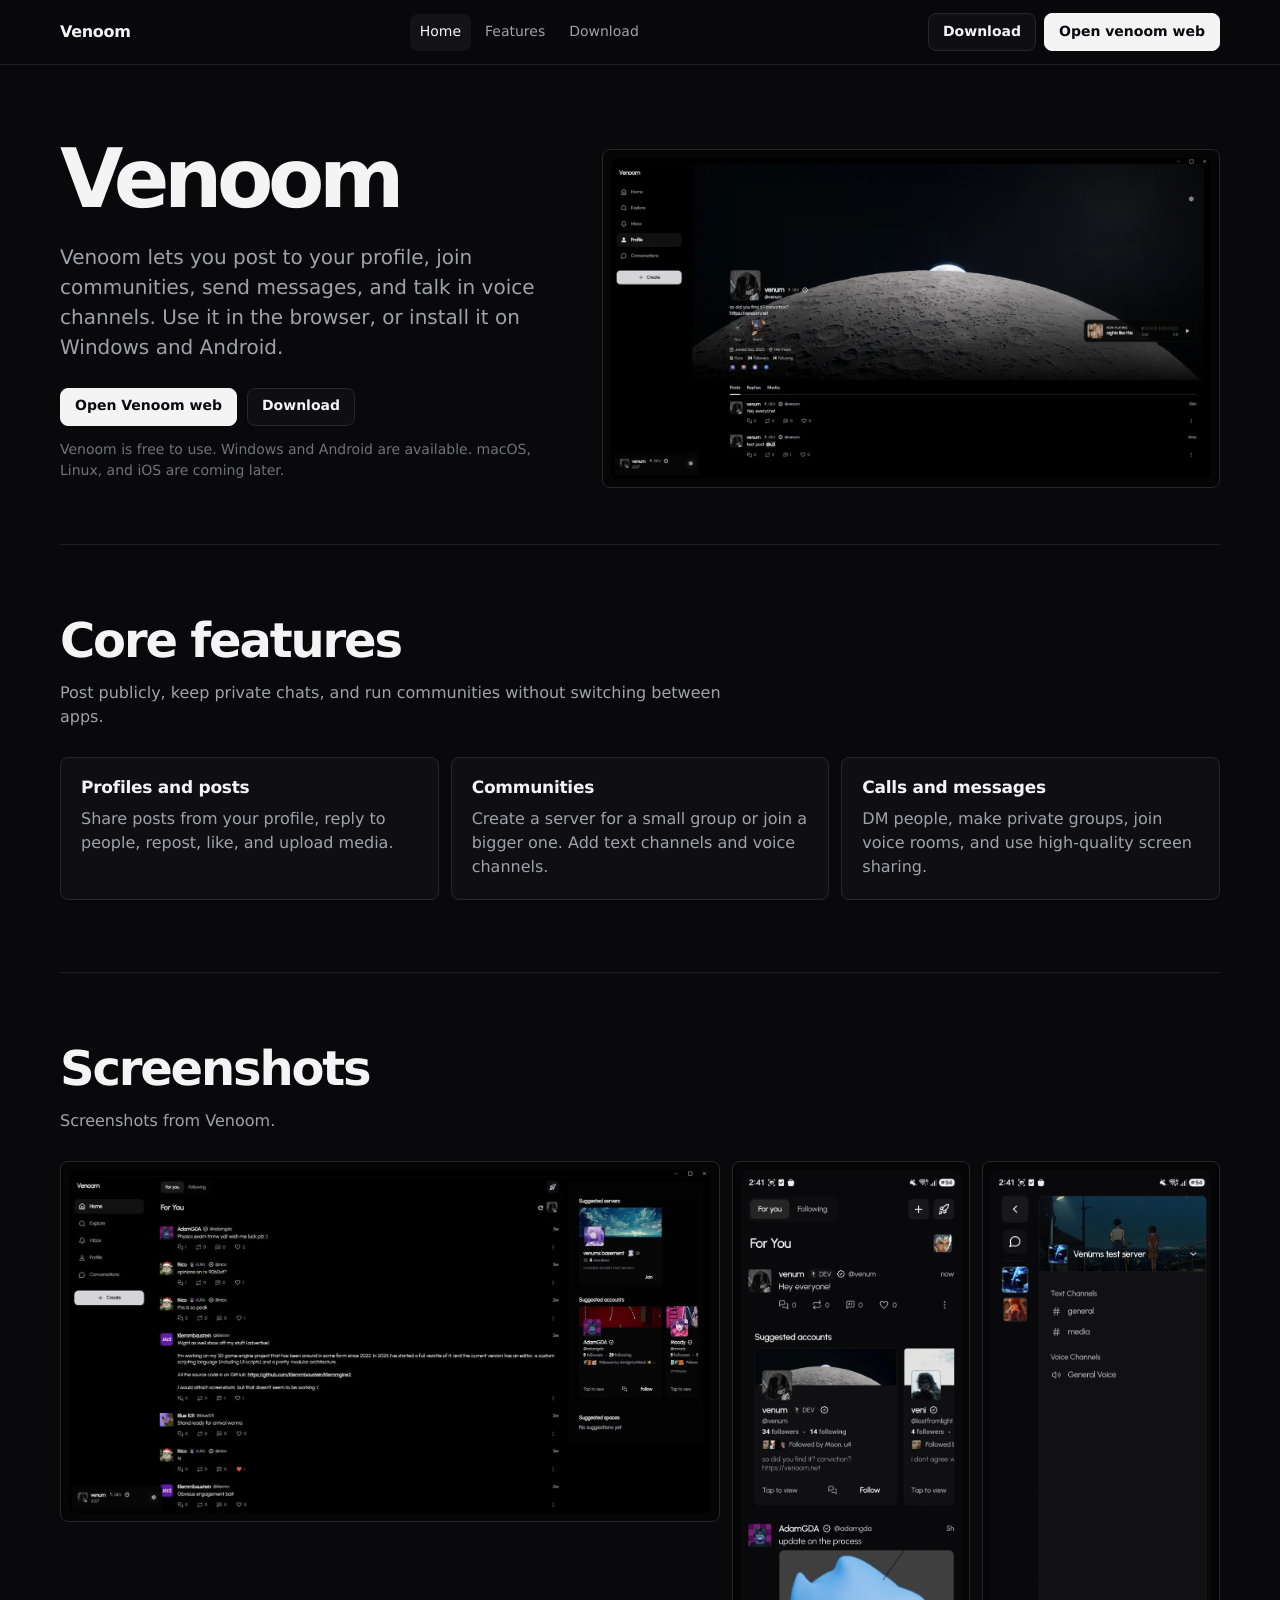
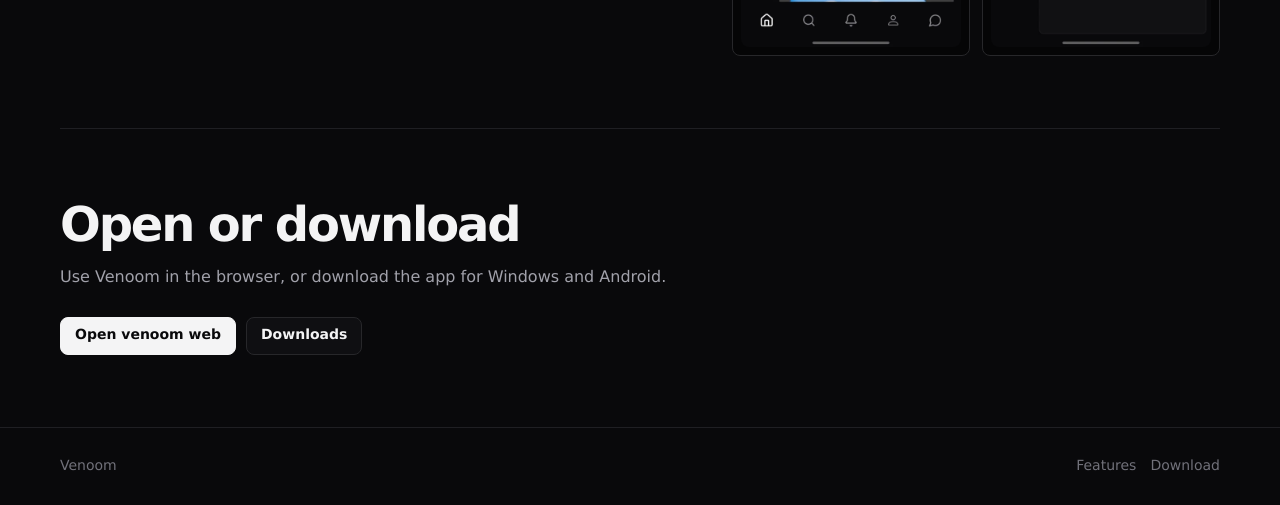
<file: index.html>
<!doctype html>
<html lang="en">
  <head>
    <meta charset="utf-8" />
    <meta name="viewport" content="width=device-width, initial-scale=1" />
    <title>Venoom</title>
    <meta name="description" content="Venoom is a social app for posts, communities, DMs, and voice chat." />
    <link rel="stylesheet" href="css/styles.css" />
  </head>
  <body>
    <header class="site-header">
      <nav class="nav" aria-label="Main navigation">
        <a class="brand" href="index.html">Venoom</a>
        <div class="nav-links">
          <a class="active" href="index.html">Home</a>
          <a href="features.html">Features</a>
          <a href="download.html">Download</a>
        </div>
        <div class="nav-actions">
          <a class="button" href="download.html">Download</a>
          <a class="button primary" target="_blank" href="https://venoom.net">Open venoom web</a>
        </div>
      </nav>
    </header>

    <main class="main">
      <section class="hero">
        <div class="hero-copy">
          <h1>Venoom</h1>
          <p class="lede">Venoom lets you post to your profile, join communities, send messages, and talk in voice channels. Use it in the browser, or install it on Windows and Android.</p>
          <div class="hero-actions">
            <a class="button primary" target="_blank" href="https://venoom.net">Open Venoom web</a>
            <a class="button" href="download.html">Download</a>
          </div>
          <p class="note">Venoom is free to use. Windows and Android are available. macOS, Linux, and iOS are coming later.</p>
        </div>
        <div class="screen">
          <img src="assets/profile-desktop.webp" alt="Venoom profile page on desktop" />
        </div>
      </section>

      <section class="section">
        <div class="section-header">
          <h2>Core features</h2>
          <p>Post publicly, keep private chats, and run communities without switching between apps.</p>
        </div>
        <div class="grid-3">
          <article class="card">
            <h3>Profiles and posts</h3>
            <p>Share posts from your profile, reply to people, repost, like, and upload media.</p>
          </article>
          <article class="card">
            <h3>Communities</h3>
            <p>Create a server for a small group or join a bigger one. Add text channels and voice channels.</p>
          </article>
          <article class="card">
            <h3>Calls and messages</h3>
            <p>DM people, make private groups, join voice rooms, and use high-quality screen sharing.</p>
          </article>
        </div>
      </section>

      <section class="section">
        <div class="section-header">
          <h2>Screenshots</h2>
          <p>Screenshots from Venoom.</p>
        </div>
        <div class="screenshot-grid">
          <div class="screen">
            <img src="assets/feed-desktop.webp" alt="Venoom desktop feed" />
          </div>
          <div class="mobile-pair">
            <div class="screen">
              <img src="assets/feed-mobile.webp" alt="Venoom mobile feed" />
            </div>
            <div class="screen">
              <img src="assets/server-mobile.webp" alt="Venoom mobile server screen" />
            </div>
          </div>
        </div>
      </section>

      <section class="section">
        <div class="section-header">
          <h2>Open or download</h2>
          <p>Use Venoom in the browser, or download the app for Windows and Android.</p>
        </div>
        <div class="section-actions">
          <a class="button primary" target="_blank" href="https://venoom.net">Open venoom web</a>
          <a class="button" href="download.html">Downloads</a>
        </div>
      </section>
    </main>

    <footer class="footer">
      <div class="footer-inner">
        <span>Venoom</span>
        <div class="footer-links">
          <a href="features.html">Features</a>
          <a href="download.html">Download</a>
        </div>
      </div>
    </footer>
  </body>
</html>
</file>
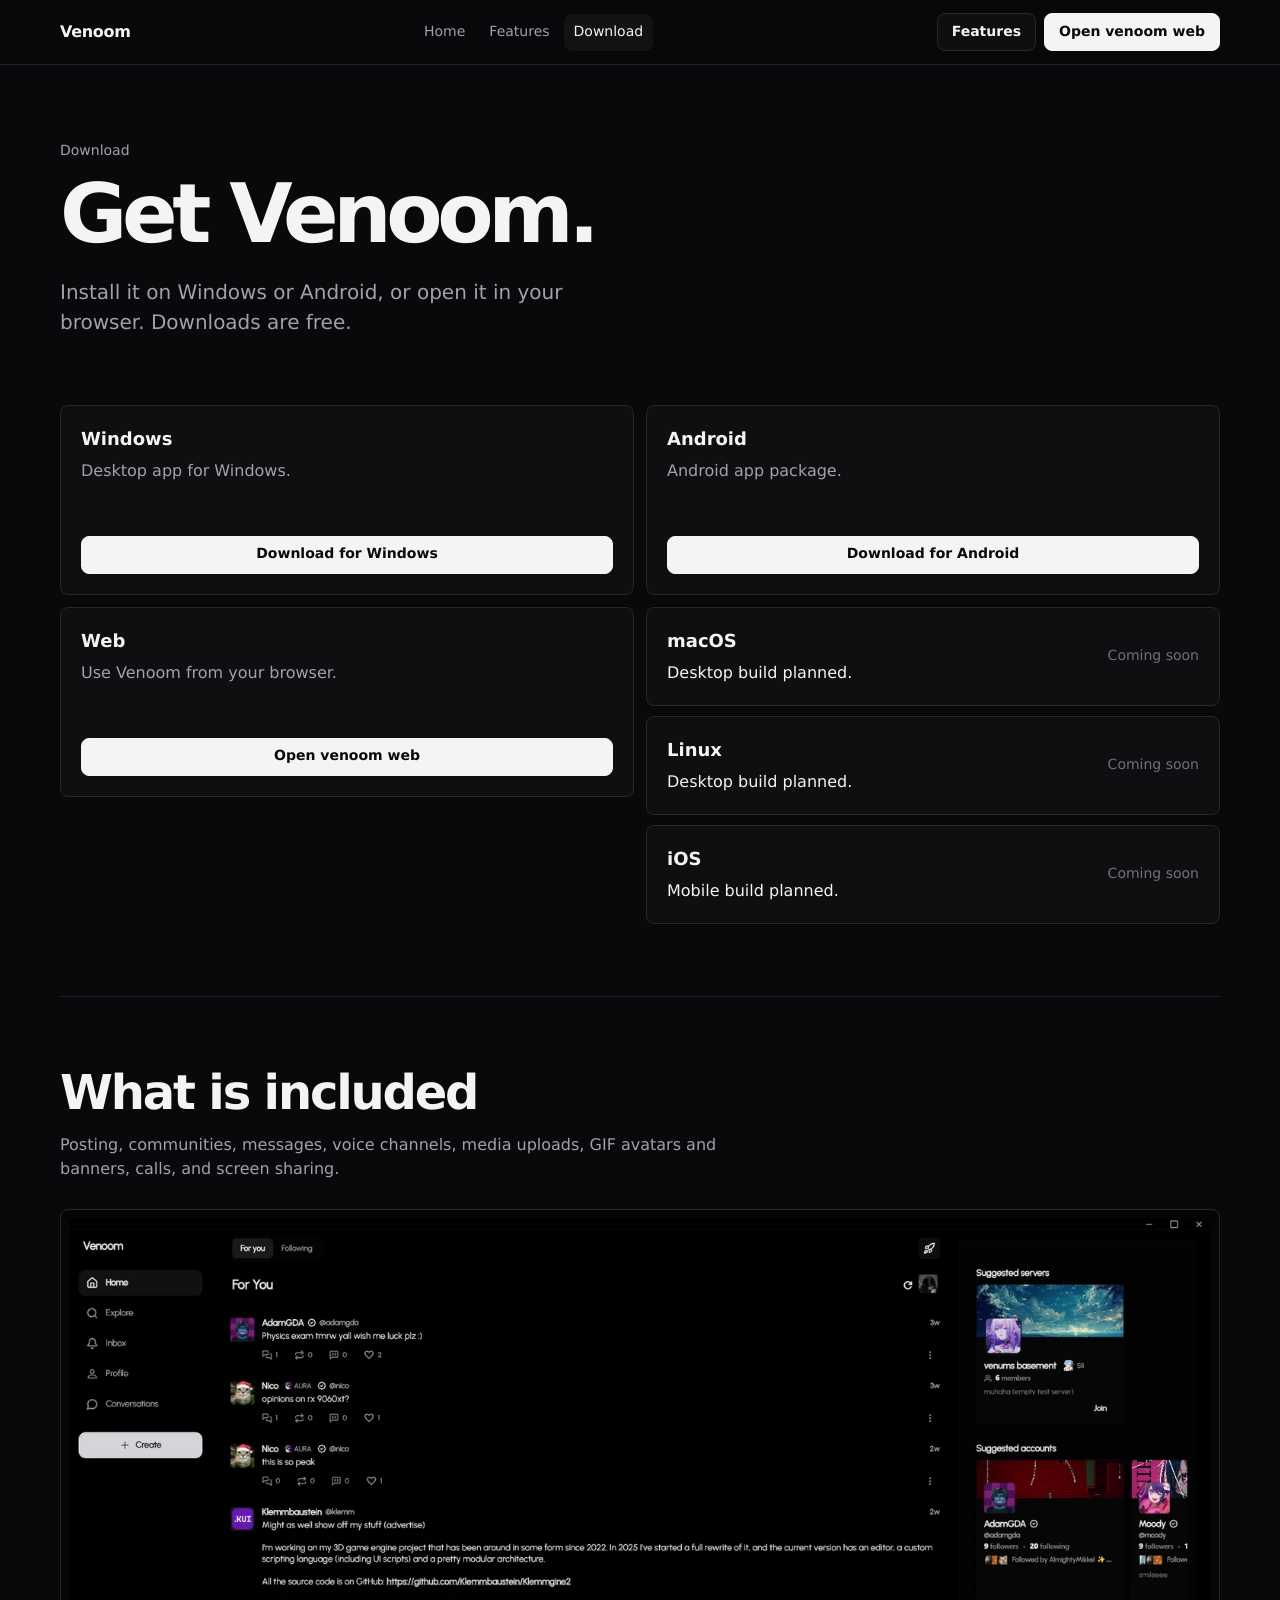
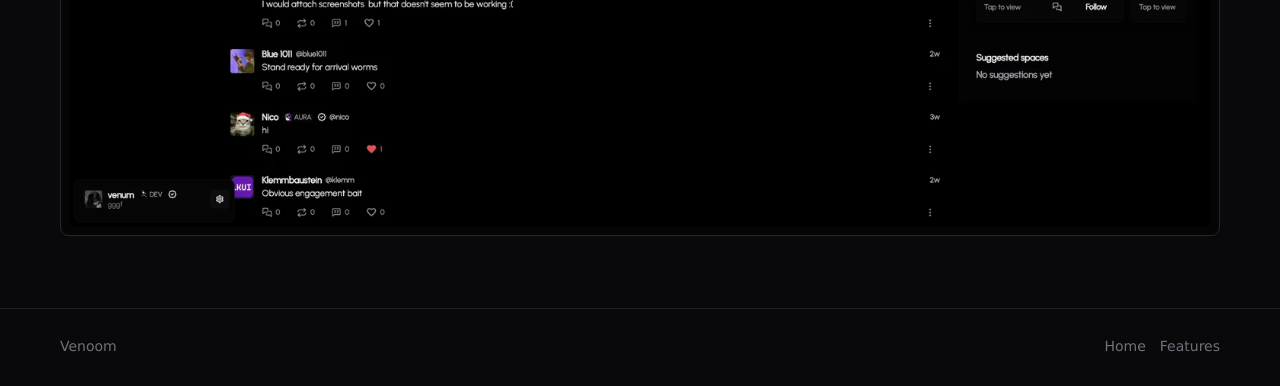
<file: download.html>
<!doctype html>
<html lang="en">
  <head>
    <meta charset="utf-8" />
    <meta name="viewport" content="width=device-width, initial-scale=1" />
    <title>Download — Venoom</title>
    <meta name="description" content="Download Venoom for Windows and Android, or open the web app." />
    <link rel="stylesheet" href="css/styles.css" />
  </head>
  <body>
    <header class="site-header">
      <nav class="nav" aria-label="Main navigation">
        <a class="brand" href="index.html">Venoom</a>
        <div class="nav-links">
          <a href="index.html">Home</a>
          <a href="features.html">Features</a>
          <a class="active" href="download.html">Download</a>
        </div>
        <div class="nav-actions">
          <a class="button" href="features.html">Features</a>
          <a class="button primary" target="_blank" href="https://venoom.net">Open venoom web</a>
        </div>
      </nav>
    </header>

    <main class="main">
      <section class="page-head">
        <p class="eyebrow">Download</p>
        <h1>Get Venoom.</h1>
        <p class="lede">Install it on Windows or Android, or open it in your browser. Downloads are free.</p>
      </section>

      <section class="download-layout" aria-label="Download options">
        <article class="download-card">
          <div>
            <strong>Windows</strong>
            <p>Desktop app for Windows.</p>
          </div>
          <a class="button primary" target="_blank" href="https://github.com/drvnm/venoom-releases/releases">Download for Windows</a>
        </article>

        <article class="download-card">
          <div>
            <strong>Android</strong>
            <p>Android app package.</p>
          </div>
          <a class="button primary" target="_blank" href="https://github.com/drvnm/venoom-releases/releases">Download for Android</a>
        </article>

        <article class="download-card">
          <div>
            <strong>Web</strong>
            <p>Use Venoom from your browser.</p>
          </div>
          <a class="button primary" target="_blank" href="https://venoom.net">Open venoom web</a>
        </article>

        <div class="platform-list">
          <article class="status-card">
            <div>
              <strong>macOS</strong>
              <p>Desktop build planned.</p>
            </div>
            <span>Coming soon</span>
          </article>
          <article class="status-card">
            <div>
              <strong>Linux</strong>
              <p>Desktop build planned.</p>
            </div>
            <span>Coming soon</span>
          </article>
          <article class="status-card">
            <div>
              <strong>iOS</strong>
              <p>Mobile build planned.</p>
            </div>
            <span>Coming soon</span>
          </article>
        </div>
      </section>

      <section class="section">
        <div class="section-header">
          <h2>What is included</h2>
          <p>Posting, communities, messages, voice channels, media uploads, GIF avatars and banners, calls, and screen sharing.</p>
        </div>
        <div class="screen">
          <img src="assets/feed-desktop.webp" alt="Venoom desktop feed" />
        </div>
      </section>
    </main>

    <footer class="footer">
      <div class="footer-inner">
        <span>Venoom</span>
        <div class="footer-links">
          <a href="index.html">Home</a>
          <a href="features.html">Features</a>
        </div>
      </div>
    </footer>
  </body>
</html>
</file>
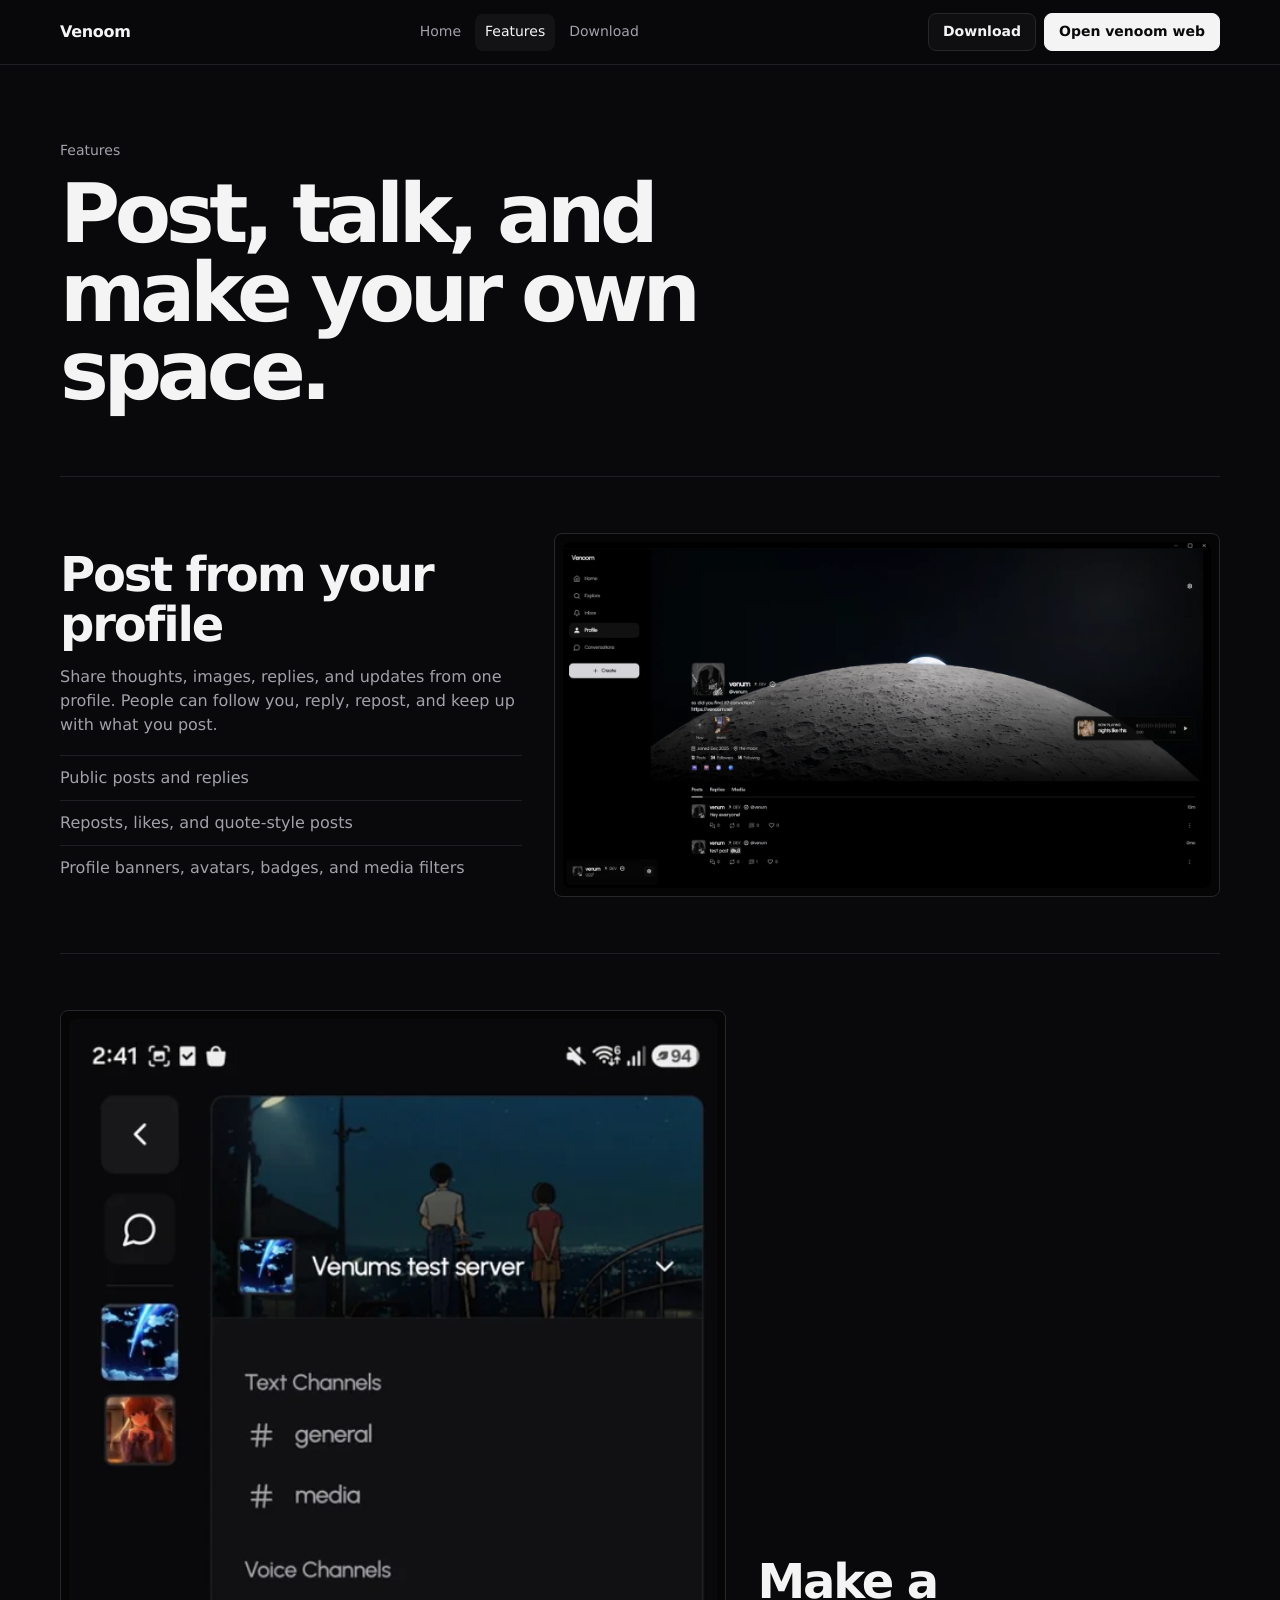
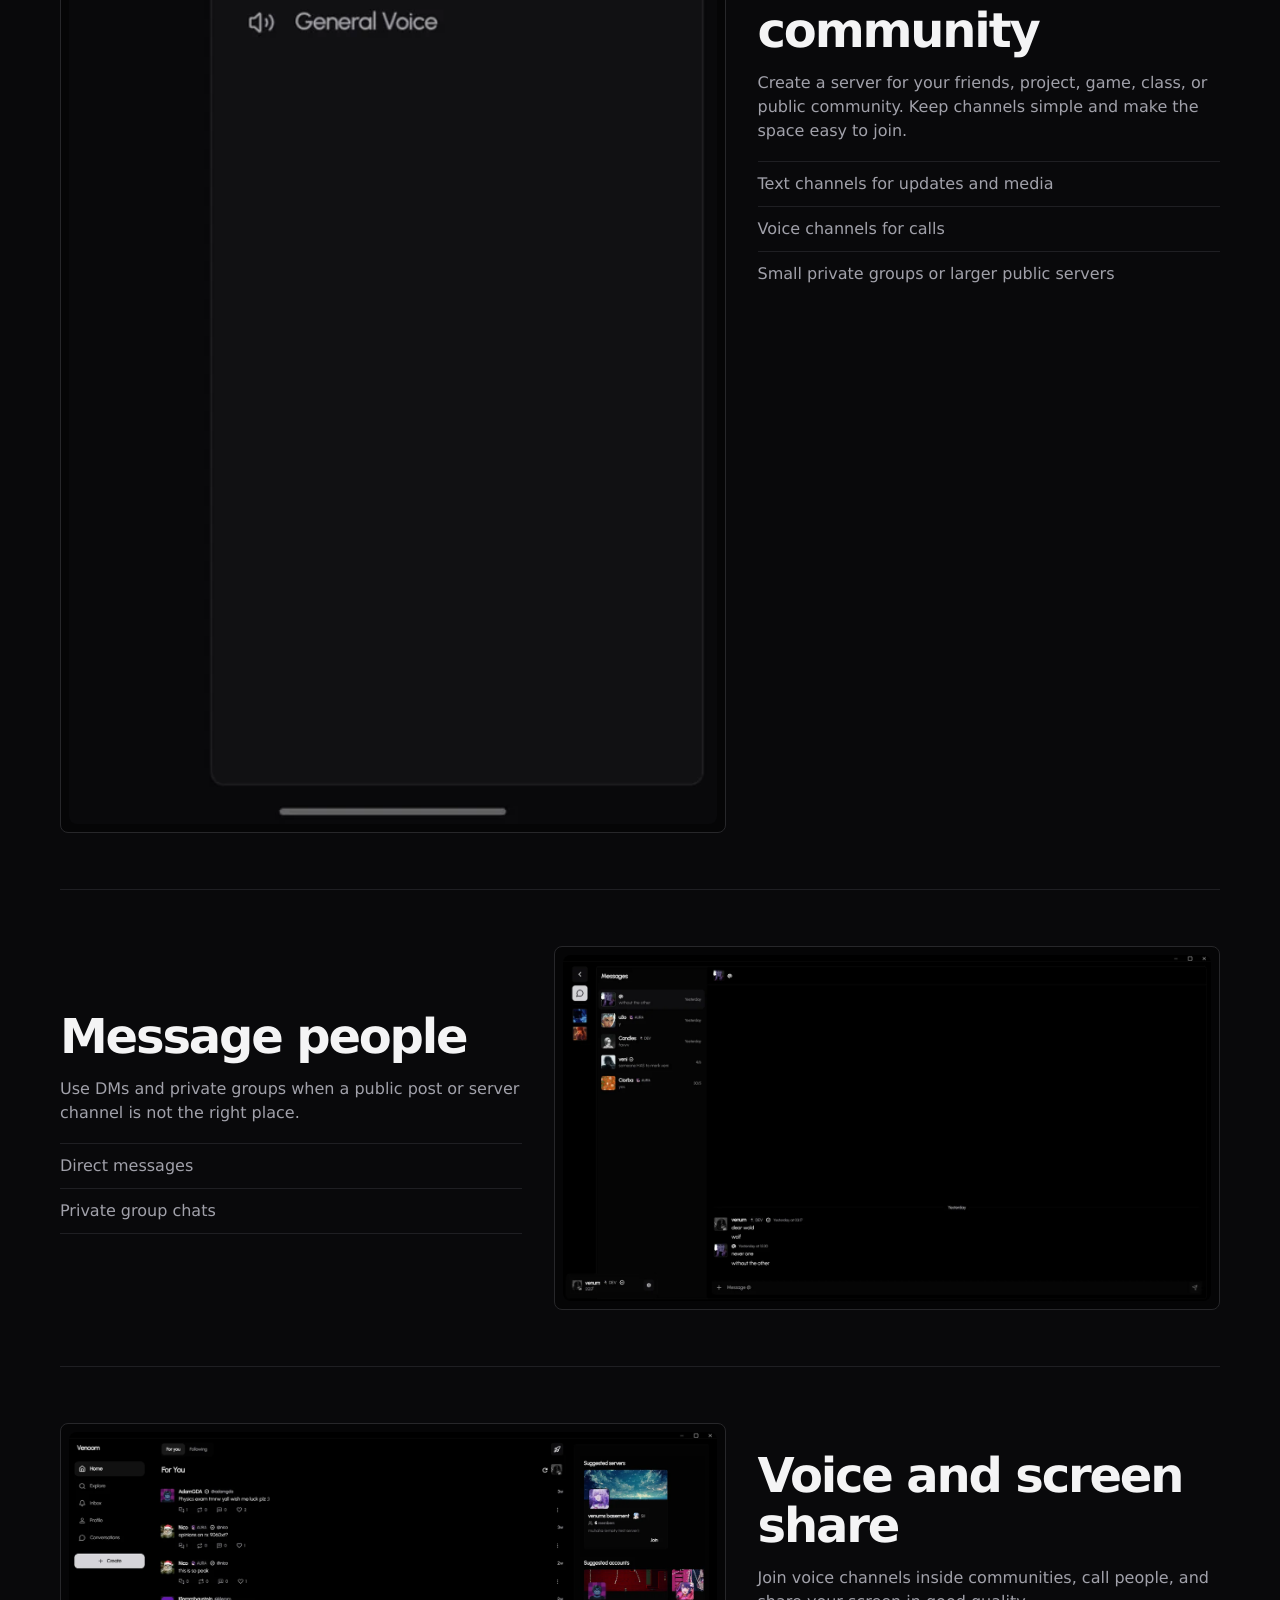
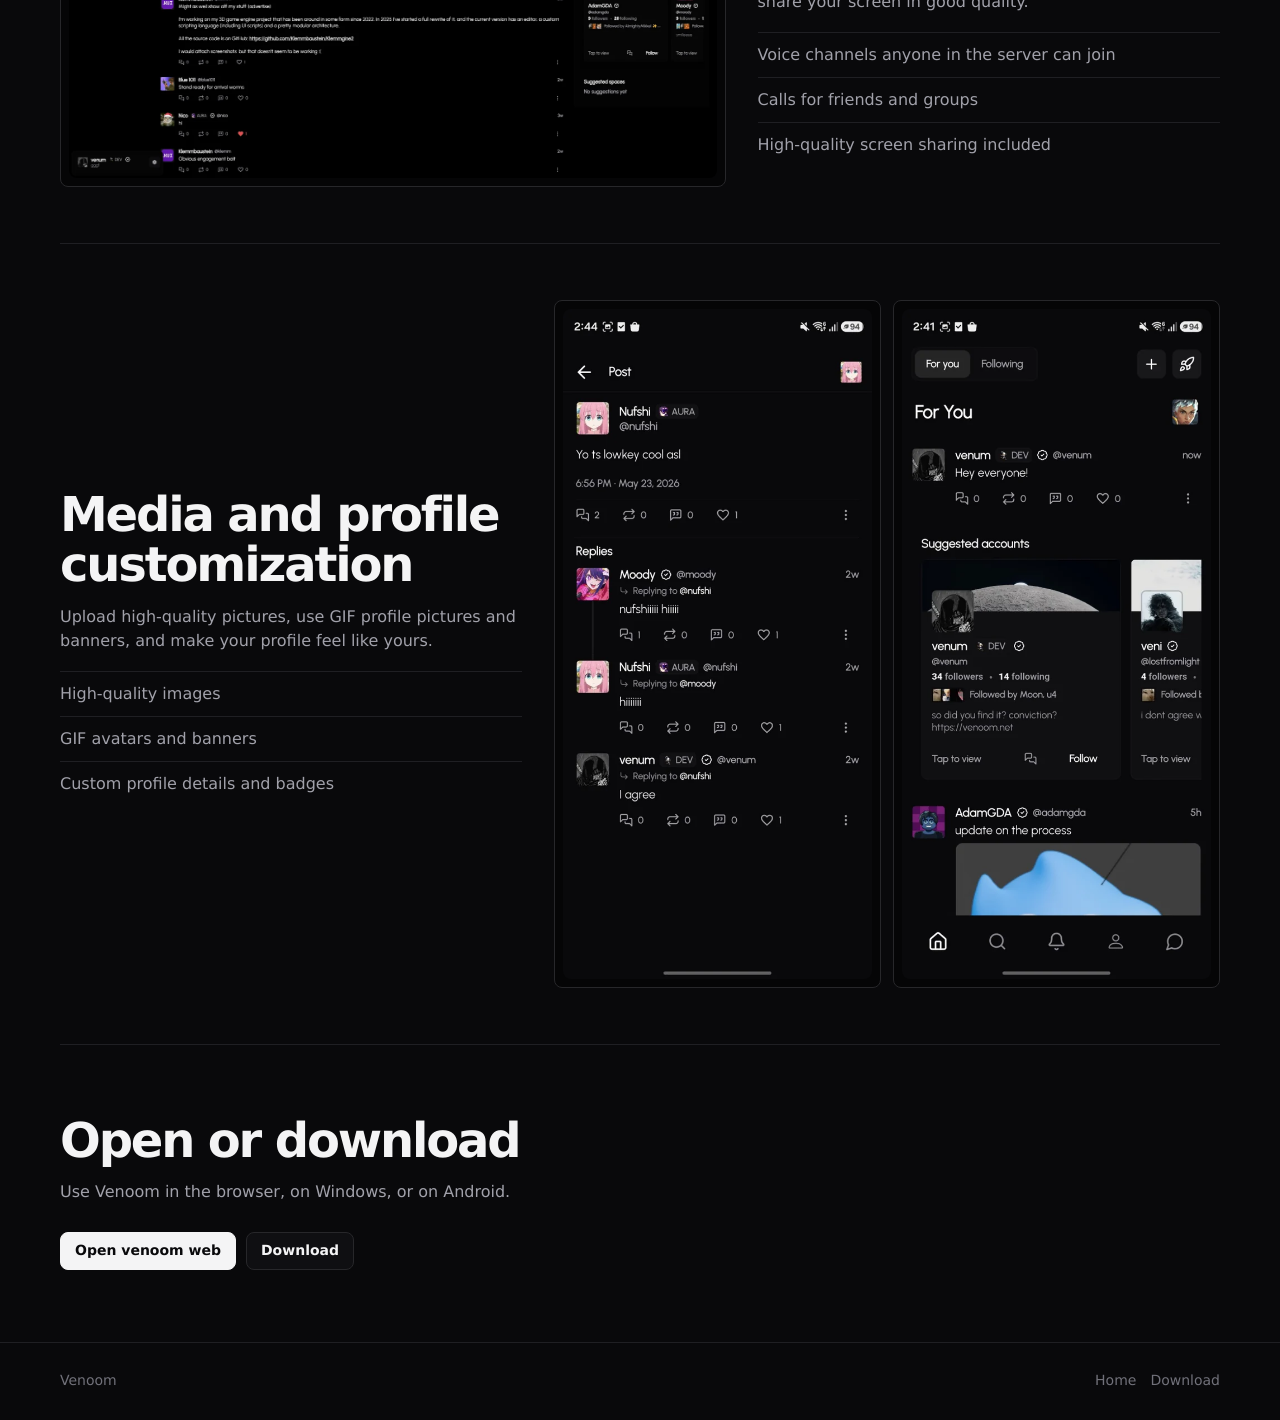
<file: features.html>
<!doctype html>
<html lang="en">
  <head>
    <meta charset="utf-8" />
    <meta name="viewport" content="width=device-width, initial-scale=1" />
    <title>Features — Venoom</title>
    <meta name="description" content="Profiles, posts, communities, DMs, voice channels, media, and screen sharing in Venoom." />
    <link rel="stylesheet" href="css/styles.css" />
  </head>
  <body>
    <header class="site-header">
      <nav class="nav" aria-label="Main navigation">
        <a class="brand" href="index.html">Venoom</a>
        <div class="nav-links">
          <a href="index.html">Home</a>
          <a class="active" href="features.html">Features</a>
          <a href="download.html">Download</a>
        </div>
        <div class="nav-actions">
          <a class="button" href="download.html">Download</a>
          <a class="button primary" target="_blank" href="https://venoom.net">Open venoom web</a>
        </div>
      </nav>
    </header>

    <main class="main">
      <section class="page-head">
        <p class="eyebrow">Features</p>
        <h1>Post, talk, and make your own space.</h1>
      </section>

      <section class="feature-row">
        <div class="feature-text">
          <h2>Post from your profile</h2>
          <p>Share thoughts, images, replies, and updates from one profile. People can follow you, reply, repost, and keep up with what you post.</p>
          <ul class="list">
            <li>Public posts and replies</li>
            <li>Reposts, likes, and quote-style posts</li>
            <li>Profile banners, avatars, badges, and media filters</li>
          </ul>
        </div>
        <div class="feature-media screen">
          <img src="assets/profile-desktop.webp" alt="Venoom profile page" />
        </div>
      </section>

      <section class="feature-row reverse">
        <div class="feature-text">
          <h2>Make a community</h2>
          <p>Create a server for your friends, project, game, class, or public community. Keep channels simple and make the space easy to join.</p>
          <ul class="list">
            <li>Text channels for updates and media</li>
            <li>Voice channels for calls</li>
            <li>Small private groups or larger public servers</li>
          </ul>
        </div>
        <div class="feature-media screen">
          <img src="assets/server-mobile.webp" alt="Venoom server channels on mobile" />
        </div>
      </section>

      <section class="feature-row">
        <div class="feature-text">
          <h2>Message people</h2>
          <p>Use DMs and private groups when a public post or server channel is not the right place.</p>
          <ul class="list">
            <li>Direct messages</li>
            <li>Private group chats</li>
            <li></li>
          </ul>
        </div>
        <div class="feature-media screen">
          <img src="assets/messages-desktop.webp" alt="Venoom messages screen" />
        </div>
      </section>

      <section class="feature-row reverse">
        <div class="feature-text">
          <h2>Voice and screen share</h2>
          <p>Join voice channels inside communities, call people, and share your screen in good quality.</p>
          <ul class="list">
            <li>Voice channels anyone in the server can join</li>
            <li>Calls for friends and groups</li>
            <li>High-quality screen sharing included</li>
          </ul>
        </div>
        <div class="feature-media screen">
          <img src="assets/feed-desktop.webp" alt="Venoom desktop feed with communities and accounts" />
        </div>
      </section>

      <section class="feature-row">
        <div class="feature-text">
          <h2>Media and profile customization</h2>
          <p>Upload high-quality pictures, use GIF profile pictures and banners, and make your profile feel like yours.</p>
          <ul class="list">
            <li>High-quality images</li>
            <li>GIF avatars and banners</li>
            <li>Custom profile details and badges</li>
          </ul>
        </div>
        <div class="feature-media mobile-pair">
          <div class="screen"><img src="assets/post-mobile.webp" alt="Venoom post replies on mobile" /></div>
          <div class="screen"><img src="assets/feed-mobile.webp" alt="Venoom mobile for-you feed" /></div>
        </div>
      </section>

      <section class="section">
        <div class="section-header">
          <h2>Open or download</h2>
          <p>Use Venoom in the browser, on Windows, or on Android.</p>
        </div>
        <div class="section-actions">
          <a class="button primary" id="open-web" target="_blank" href="https://venoom.net">Open venoom web</a>
          <a class="button" href="download.html">Download</a>
        </div>
      </section>
    </main>

    <footer class="footer">
      <div class="footer-inner">
        <span>Venoom</span>
        <div class="footer-links">
          <a href="index.html">Home</a>
          <a href="download.html">Download</a>
        </div>
      </div>
    </footer>
  </body>
</html>
</file>
<file: css/styles.css>
:root {
  --background: #09090b;
  --panel: #0f0f12;
  --panel-2: #131316;
  --text: #f4f4f5;
  --muted: #a1a1aa;
  --muted-2: #71717a;
  --border: #27272a;
  --border-soft: #1f1f23;
  --button: #f4f4f5;
  --button-text: #09090b;
  --radius: 8px;
  --max: 1160px;
}

* { box-sizing: border-box; }

html { scroll-behavior: smooth; }

body {
  margin: 0;
  background: var(--background);
  color: var(--text);
  font-family: Inter, ui-sans-serif, system-ui, -apple-system, BlinkMacSystemFont, "Segoe UI", sans-serif;
  line-height: 1.5;
  text-rendering: geometricPrecision;
}

a { color: inherit; text-decoration: none; }

img { max-width: 100%; }

.site-header {
  position: sticky;
  top: 0;
  z-index: 20;
  border-bottom: 1px solid var(--border-soft);
  background: rgba(9, 9, 11, 0.88);
  backdrop-filter: blur(10px);
}

.nav {
  width: min(var(--max), calc(100% - 32px));
  margin: 0 auto;
  min-height: 64px;
  display: flex;
  align-items: center;
  justify-content: space-between;
  gap: 20px;
}

.brand {
  font-weight: 650;
  letter-spacing: -0.02em;
}

.nav-links {
  display: flex;
  align-items: center;
  gap: 4px;
  color: var(--muted);
  font-size: 14px;
}

.nav-links a {
  padding: 8px 10px;
  border-radius: var(--radius);
}

.nav-links a:hover,
.nav-links a.active {
  color: var(--text);
  background: var(--panel-2);
}

.nav-actions {
  display: flex;
  align-items: center;
  gap: 8px;
}

.button {
  display: inline-flex;
  align-items: center;
  justify-content: center;
  min-height: 38px;
  padding: 0 14px;
  border-radius: var(--radius);
  border: 1px solid var(--border);
  background: var(--panel);
  color: var(--text);
  font-size: 14px;
  font-weight: 560;
  white-space: nowrap;
}

.button:hover { background: var(--panel-2); }

.button.primary {
  background: var(--button);
  color: var(--button-text);
  border-color: var(--button);
}

.button.primary:hover { background: #e4e4e7; }

.main {
  width: min(var(--max), calc(100% - 32px));
  margin: 0 auto;
}

.hero {
  padding: 76px 0 48px;
  display: grid;
  grid-template-columns: minmax(0, 0.9fr) minmax(420px, 1.1fr);
  gap: 36px;
  align-items: center;
}

.hero-copy { max-width: 620px; }

.eyebrow {
  color: var(--muted);
  font-size: 14px;
  margin: 0 0 14px;
}

h1, h2, h3, p { margin-top: 0; }

h1 {
  font-size: clamp(44px, 7vw, 82px);
  line-height: 0.96;
  letter-spacing: -0.065em;
  margin-bottom: 22px;
}

h2 {
  font-size: clamp(30px, 4vw, 48px);
  line-height: 1.04;
  letter-spacing: -0.045em;
  margin-bottom: 14px;
}

h3 {
  font-size: 17px;
  line-height: 1.25;
  letter-spacing: -0.015em;
  margin-bottom: 8px;
}

.lede {
  color: var(--muted);
  font-size: clamp(17px, 2vw, 20px);
  max-width: 560px;
  margin-bottom: 26px;
}

.hero-actions,
.section-actions {
  display: flex;
  flex-wrap: wrap;
  gap: 10px;
}

.note {
  color: var(--muted-2);
  font-size: 14px;
  margin-top: 14px;
}

.screen {
  border: 1px solid var(--border);
  border-radius: var(--radius);
  background: #050506;
  padding: 8px;
  overflow: hidden;
}

.screen img {
  display: block;
  width: 100%;
  height: auto;
  border-radius: var(--radius);
}

.section {
  padding: 72px 0;
  border-top: 1px solid var(--border-soft);
}

.section-header {
  max-width: 680px;
  margin-bottom: 28px;
}

.section-header p,
.card p,
.feature-text p,
.download-card p {
  color: var(--muted);
}

.grid-3 {
  display: grid;
  grid-template-columns: repeat(3, minmax(0, 1fr));
  gap: 12px;
}

.grid-2 {
  display: grid;
  grid-template-columns: repeat(2, minmax(0, 1fr));
  gap: 12px;
}

.card,
.download-card,
.status-card {
  border: 1px solid var(--border);
  border-radius: var(--radius);
  background: var(--panel);
  padding: 20px;
}

.card p:last-child,
.download-card p:last-child,
.status-card p:last-child { margin-bottom: 0; }

.screenshot-grid {
  display: grid;
  grid-template-columns: 1.15fr 0.85fr;
  gap: 12px;
  align-items: start;
}

.mobile-pair {
  display: grid;
  grid-template-columns: repeat(2, minmax(0, 1fr));
  gap: 12px;
}

.page-head {
  padding: 76px 0 42px;
  max-width: 760px;
}

.feature-row {
  padding: 56px 0;
  border-top: 1px solid var(--border-soft);
  display: grid;
  grid-template-columns: minmax(0, 0.82fr) minmax(420px, 1.18fr);
  gap: 32px;
  align-items: center;
}

.feature-row.reverse {
  grid-template-columns: minmax(420px, 1.18fr) minmax(0, 0.82fr);
}

.feature-row.reverse .feature-text { order: 2; }
.feature-row.reverse .feature-media { order: 1; }

.list {
  display: grid;
  gap: 10px;
  padding: 0;
  margin: 18px 0 0;
  list-style: none;
  color: var(--muted);
}

.list li {
  border-top: 1px solid var(--border-soft);
  padding-top: 10px;
}

.download-layout {
  display: grid;
  grid-template-columns: 1fr 1fr;
  gap: 12px;
  align-items: start;
  padding-bottom: 72px;
}

.download-card {
  min-height: 190px;
  display: flex;
  flex-direction: column;
  justify-content: space-between;
  gap: 18px;
}

.download-card strong,
.status-card strong {
  display: block;
  font-size: 18px;
  margin-bottom: 6px;
}

.platform-list {
  display: grid;
  gap: 10px;
}

.status-card {
  display: flex;
  justify-content: space-between;
  gap: 18px;
  align-items: center;
}

.status-card span {
  color: var(--muted-2);
  font-size: 14px;
  white-space: nowrap;
}

.footer {
  border-top: 1px solid var(--border-soft);
  padding: 28px 0;
  color: var(--muted-2);
  font-size: 14px;
}

.footer-inner {
  width: min(var(--max), calc(100% - 32px));
  margin: 0 auto;
  display: flex;
  justify-content: space-between;
  gap: 20px;
  flex-wrap: wrap;
}

.footer-links {
  display: flex;
  gap: 14px;
  flex-wrap: wrap;
}

.footer a:hover { color: var(--text); }

@media (max-width: 900px) {
  .nav {
    min-height: auto;
    padding: 14px 0;
    align-items: flex-start;
    flex-wrap: wrap;
  }

  .nav-links { order: 3; width: 100%; overflow-x: auto; padding-bottom: 2px; }

  .hero,
  .feature-row,
  .feature-row.reverse,
  .download-layout,
  .screenshot-grid {
    grid-template-columns: 1fr;
  }

  .feature-row.reverse .feature-text,
  .feature-row.reverse .feature-media { order: initial; }

  .hero { padding-top: 54px; }
  .grid-3 { grid-template-columns: 1fr; }
}

@media (max-width: 560px) {
  .main,
  .nav,
  .footer-inner { width: min(100% - 24px, var(--max)); }

  .nav-actions { width: 100%; }
  .nav-actions .button { flex: 1; }

  .hero-actions .button,
  .section-actions .button { width: 100%; }

  .grid-2,
  .mobile-pair { grid-template-columns: 1fr; }

  .section { padding: 52px 0; }
  .page-head { padding-top: 56px; }
}
</file>
